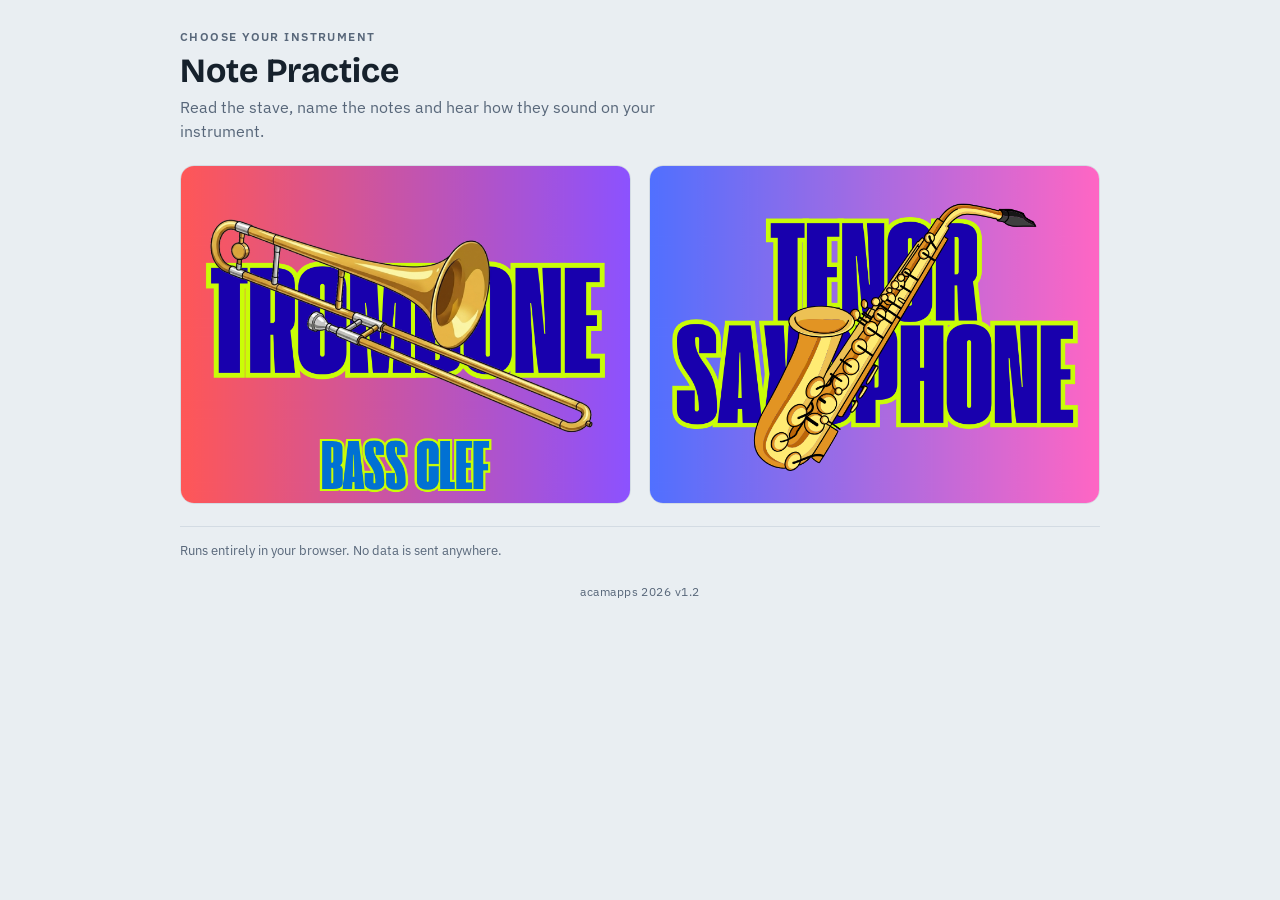
<file: index.html>
<!doctype html>
<html lang="en-GB">
<head>
<meta charset="utf-8">
<meta name="viewport" content="width=device-width, initial-scale=1, viewport-fit=cover">
<title>Note Practice</title>
<link rel="icon" href="favicon.svg" type="image/svg+xml">
<link rel="apple-touch-icon" href="apple-touch-icon.png">
<link rel="manifest" href="manifest.webmanifest">
<meta name="apple-mobile-web-app-capable" content="yes">
<meta name="mobile-web-app-capable" content="yes">
<meta name="apple-mobile-web-app-title" content="Note Practice">
<link rel="preconnect" href="https://fonts.googleapis.com">
<link rel="preconnect" href="https://fonts.gstatic.com" crossorigin>
<link rel="stylesheet" href="https://fonts.googleapis.com/css2?family=Bricolage+Grotesque:wght@600;700&family=IBM+Plex+Sans:wght@400;500;600&display=swap" media="print" onload="this.media='all'">
<noscript><link rel="stylesheet" href="https://fonts.googleapis.com/css2?family=Bricolage+Grotesque:wght@600;700&family=IBM+Plex+Sans:wght@400;500;600&display=swap"></noscript>
<link rel="stylesheet" href="style.css">
</head>
<body>
<div class="wrap wide">
  <header>
    <div class="eyebrow">Choose your instrument</div>
    <h1>Note Practice</h1>
    <p>Read the stave, name the notes and hear how they sound on your instrument.</p>
  </header>

  <nav id="instruments" class="picker" aria-label="Instruments"></nav>

  <footer>Runs entirely in your browser. No data is sent anywhere.</footer>
</div>

<script src="common.js"></script>
<script src="instruments.js"></script>
<script>
/* One picture card per instrument in instruments.js. The card is only the picture, which comes from the
   instrument's "image" setting. If there is no image, or the file cannot be loaded, a drawn stave with the
   instrument's name is shown instead, so the card is never blank. */
(function () {
  var list = document.getElementById("instruments");

  function plain(art, inst) {
    var d = inst.demo.trainer;
    art.className = "pick-art plain";
    art.innerHTML = '<svg class="stave" aria-hidden="true"></svg>' +
      '<div class="pick-name">' + (inst.emoji ? inst.emoji + " " : "") + inst.name + "</div>";
    TN.mini(art.querySelector("svg"), inst, d, d[0] + TN.accSymbol(d[1]));
  }

  TN.INSTRUMENT_ORDER.forEach(function (id) {
    var inst = TN.INSTRUMENTS[id];
    var a = document.createElement("a");
    a.className = "pick";
    a.href = "instrument.html?i=" + id;
    a.title = inst.name;

    var art = document.createElement("div");
    art.className = "pick-art";
    if (inst.image) {
      var img = document.createElement("img");
      img.alt = inst.name;                            // the card has no text, so this names the link
      img.decoding = "async";
      if (inst.imageFocus) img.style.objectPosition = inst.imageFocus;
      img.addEventListener("error", function () { plain(art, inst); });
      img.src = inst.image;
      art.appendChild(img);
    } else {
      plain(art, inst);
    }
    a.appendChild(art);
    list.appendChild(a);
  });
})();
</script>
</body>
</html>
</file>
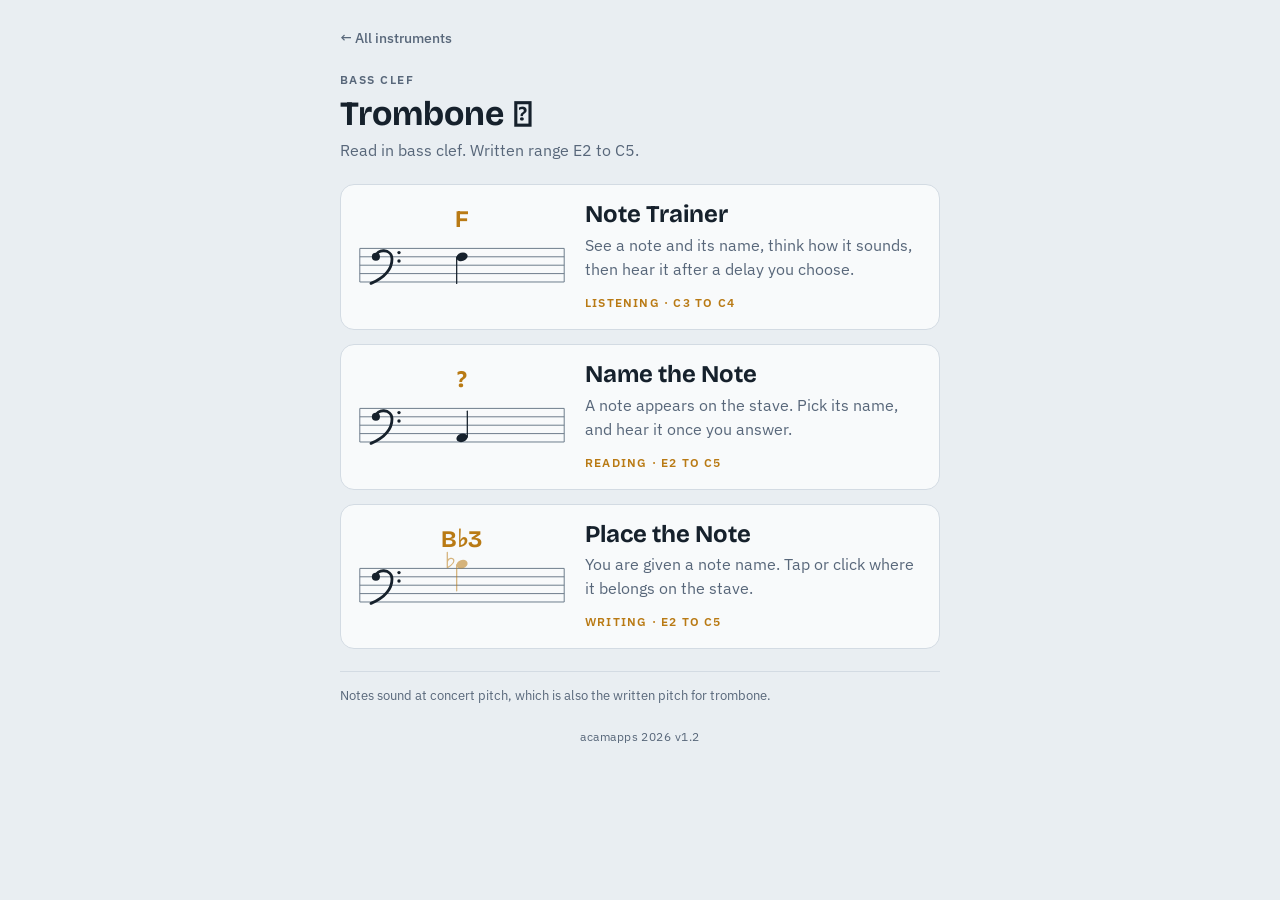
<file: instrument.html>
<!doctype html>
<html lang="en-GB">
<head>
<meta charset="utf-8">
<meta name="viewport" content="width=device-width, initial-scale=1, viewport-fit=cover">
<title>Note Practice</title>
<link rel="icon" href="favicon.svg" type="image/svg+xml">
<link rel="apple-touch-icon" href="apple-touch-icon.png">
<link rel="manifest" href="manifest.webmanifest">
<meta name="apple-mobile-web-app-capable" content="yes">
<meta name="mobile-web-app-capable" content="yes">
<meta name="apple-mobile-web-app-title" content="Note Practice">
<link rel="preconnect" href="https://fonts.googleapis.com">
<link rel="preconnect" href="https://fonts.gstatic.com" crossorigin>
<link rel="stylesheet" href="https://fonts.googleapis.com/css2?family=Bricolage+Grotesque:wght@600;700&family=IBM+Plex+Sans:wght@400;500;600&display=swap" media="print" onload="this.media='all'">
<noscript><link rel="stylesheet" href="https://fonts.googleapis.com/css2?family=Bricolage+Grotesque:wght@600;700&family=IBM+Plex+Sans:wght@400;500;600&display=swap"></noscript>
<link rel="stylesheet" href="style.css">
</head>
<body>
<div class="wrap">
  <a class="back" href="index.html">&larr; All instruments</a>
  <header>
    <div id="eyebrow" class="eyebrow"></div>
    <h1 id="title">Note Practice</h1>
    <p id="blurb"></p>
  </header>

  <nav id="activities" class="menu" aria-label="Activities"></nav>

  <footer id="footnote"></footer>
</div>

<script src="common.js"></script>
<script src="instruments.js"></script>
<script>
(function () {
  var inst = TN.getInstrument();
  var q = "?i=" + inst.id;
  document.title = inst.name + " · Note Practice";
  document.getElementById("eyebrow").textContent = inst.clef + " clef";
  document.getElementById("title").textContent = inst.name;
  document.getElementById("blurb").textContent = inst.blurb;
  document.getElementById("footnote").textContent = inst.soundNote;

  var full = inst.ranges.full.short, trainer = inst.ranges[inst.trainerRange].short;
  var acts = [
    { href: "note-trainer.html", title: "Note Trainer",
      text: "See a note and its name, think how it sounds, then hear it after a delay you choose.",
      meta: "Listening · " + trainer, demo: inst.demo.trainer, withOct: false, label: null },
    { href: "name-the-note.html", title: "Name the Note",
      text: "A note appears on the stave. Pick its name, and hear it once you answer.",
      meta: "Reading · " + full, demo: inst.demo.name, withOct: false, label: "?" },
    { href: "place-the-note.html", title: "Place the Note",
      text: "You are given a note name. Tap or click where it belongs on the stave.",
      meta: "Writing · " + full, demo: inst.demo.place, withOct: true, label: null, cls: "ghost" }
  ];

  var nav = document.getElementById("activities");
  acts.forEach(function (a) {
    var el = document.createElement("a");
    el.className = "tile";
    el.href = a.href + q;
    el.innerHTML =
      '<svg class="stave" aria-hidden="true"></svg>' +
      "<div><h2>" + a.title + "</h2><p>" + a.text + '</p><span class="tile-meta">' + a.meta + "</span></div>";
    nav.appendChild(el);
    var d = a.demo;
    var label = a.label || (d[0] + TN.accSymbol(d[1]) + (a.withOct ? d[2] : ""));
    TN.mini(el.querySelector("svg"), inst, d, label, a.cls);
  });
})();
</script>
</body>
</html>
</file>
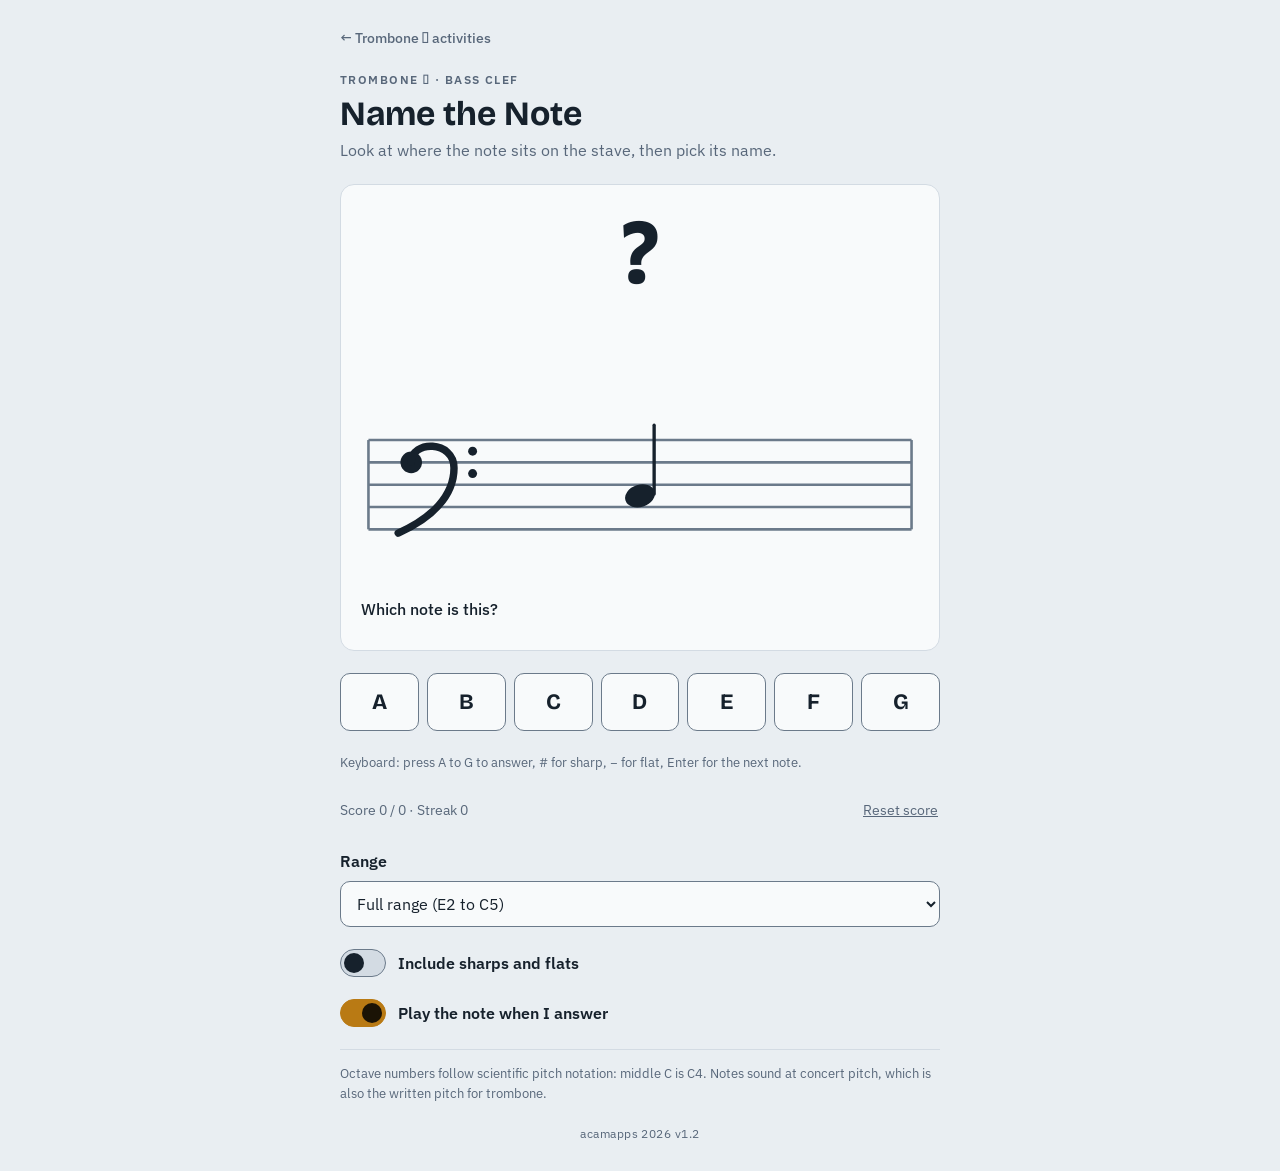
<file: name-the-note.html>
<!doctype html>
<html lang="en-GB">
<head>
<meta charset="utf-8">
<meta name="viewport" content="width=device-width, initial-scale=1, viewport-fit=cover">
<title>Name the Note</title>
<link rel="icon" href="favicon.svg" type="image/svg+xml">
<link rel="apple-touch-icon" href="apple-touch-icon.png">
<link rel="manifest" href="manifest.webmanifest">
<meta name="apple-mobile-web-app-capable" content="yes">
<meta name="mobile-web-app-capable" content="yes">
<meta name="apple-mobile-web-app-title" content="Note Practice">
<link rel="preconnect" href="https://fonts.googleapis.com">
<link rel="preconnect" href="https://fonts.gstatic.com" crossorigin>
<link rel="stylesheet" href="https://fonts.googleapis.com/css2?family=Bricolage+Grotesque:wght@600;700&family=IBM+Plex+Sans:wght@400;500;600&display=swap" media="print" onload="this.media='all'">
<noscript><link rel="stylesheet" href="https://fonts.googleapis.com/css2?family=Bricolage+Grotesque:wght@600;700&family=IBM+Plex+Sans:wght@400;500;600&display=swap"></noscript>
<link rel="stylesheet" href="style.css">
</head>
<body>
<div class="wrap">
  <a id="back" class="back" href="instrument.html">&larr; Activities</a>
  <header>
    <div id="eyebrow" class="eyebrow"></div>
    <h1>Name the Note</h1>
    <p>Look at where the note sits on the stave, then pick its name.</p>
  </header>

  <section class="card" aria-label="Practice note">
    <div id="noteName" class="note-name">?</div>
    <svg id="stave" class="stave" role="img" aria-label="Bass clef stave showing a note to name"></svg>
    <div class="status" aria-live="polite">
      <span id="msg" class="msg">Which note is this?</span>
      <button id="next" class="alt-btn" type="button" hidden>Next note</button>
    </div>
  </section>

  <section class="controls" aria-label="Answer">
    <div class="field" id="accField" hidden>
      <div class="field-head"><span class="label" id="accLabel">Sharp or flat?</span></div>
      <div class="seg" role="group" aria-labelledby="accLabel">
        <button type="button" data-acc="" aria-pressed="true" aria-label="Natural">&#9838;</button>
        <button type="button" data-acc="#" aria-pressed="false" aria-label="Sharp">&#9839;</button>
        <button type="button" data-acc="b" aria-pressed="false" aria-label="Flat">&#9837;</button>
      </div>
    </div>

    <div id="letters" class="letters" role="group" aria-label="Note name">
      <button type="button" data-letter="A">A</button>
      <button type="button" data-letter="B">B</button>
      <button type="button" data-letter="C">C</button>
      <button type="button" data-letter="D">D</button>
      <button type="button" data-letter="E">E</button>
      <button type="button" data-letter="F">F</button>
      <button type="button" data-letter="G">G</button>
    </div>
    <p class="hint">Keyboard: press A to G to answer, # for sharp, &minus; for flat, Enter for the next note.</p>

    <div class="scorebar">
      <span id="score">Score 0 / 0 &middot; Streak 0</span>
      <button id="reset" class="link-btn" type="button">Reset score</button>
    </div>
  </section>

  <section class="controls" aria-label="Settings">
    <div class="field">
      <div class="field-head"><label for="range">Range</label></div>
      <select id="range"></select>
    </div>
    <label class="switch" for="accidentals">
      <input id="accidentals" type="checkbox" role="switch">
      <span class="track" aria-hidden="true"></span>
      <span>Include sharps and flats</span>
    </label>
    <label class="switch" for="sound">
      <input id="sound" type="checkbox" role="switch" checked>
      <span class="track" aria-hidden="true"></span>
      <span>Play the note when I answer</span>
    </label>
  </section>

  <footer id="footnote"></footer>
</div>

<script src="common.js"></script>
<script src="instruments.js"></script>
<script src="name-the-note.js"></script>
</body>
</html>
</file>
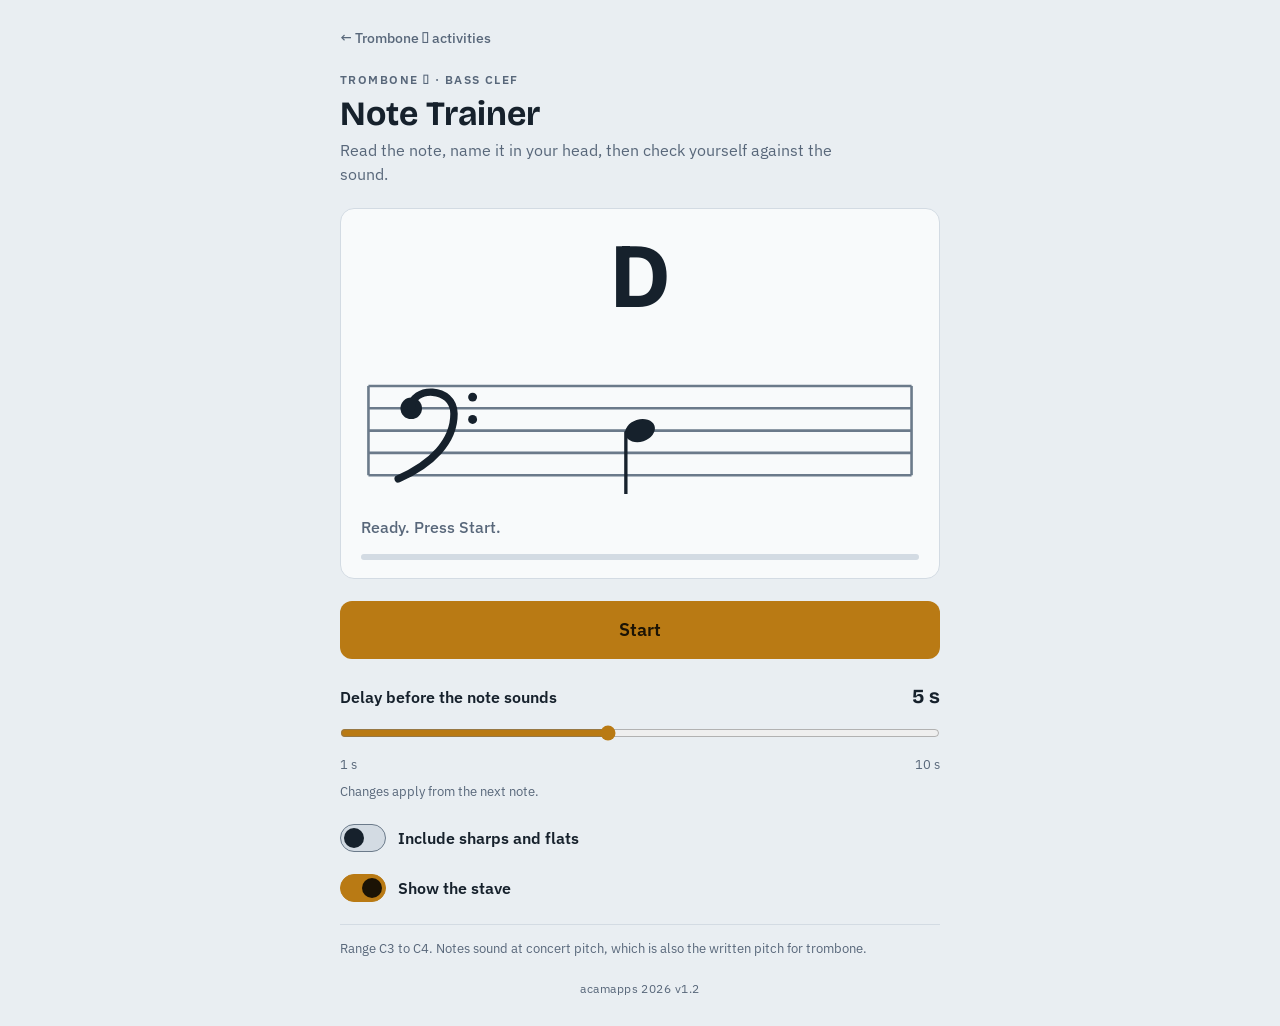
<file: note-trainer.html>
<!doctype html>
<html lang="en-GB">
<head>
<meta charset="utf-8">
<meta name="viewport" content="width=device-width, initial-scale=1, viewport-fit=cover">
<title>Note Trainer</title>
<link rel="icon" href="favicon.svg" type="image/svg+xml">
<link rel="apple-touch-icon" href="apple-touch-icon.png">
<link rel="manifest" href="manifest.webmanifest">
<meta name="apple-mobile-web-app-capable" content="yes">
<meta name="mobile-web-app-capable" content="yes">
<meta name="apple-mobile-web-app-title" content="Note Practice">
<link rel="preconnect" href="https://fonts.googleapis.com">
<link rel="preconnect" href="https://fonts.gstatic.com" crossorigin>
<link rel="stylesheet" href="https://fonts.googleapis.com/css2?family=Bricolage+Grotesque:wght@600;700&family=IBM+Plex+Sans:wght@400;500;600&display=swap" media="print" onload="this.media='all'">
<noscript><link rel="stylesheet" href="https://fonts.googleapis.com/css2?family=Bricolage+Grotesque:wght@600;700&family=IBM+Plex+Sans:wght@400;500;600&display=swap"></noscript>
<link rel="stylesheet" href="style.css">
</head>
<body>
<div class="wrap">
  <a id="back" class="back" href="instrument.html">&larr; Activities</a>
  <header>
    <div id="eyebrow" class="eyebrow"></div>
    <h1>Note Trainer</h1>
    <p>Read the note, name it in your head, then check yourself against the sound.</p>
  </header>

  <section class="card" aria-label="Practice note">
    <div id="noteName" class="note-name" role="status" aria-live="polite">F</div>
    <svg id="stave" class="stave" role="img" aria-label="Bass clef stave showing the current note"></svg>
    <div class="status">
      <span id="stateText" class="state">Ready. Press Start.</span>
      <span id="count" class="count" hidden>5</span>
    </div>
    <div class="bar" aria-hidden="true"><div id="barFill" class="bar-fill"></div></div>
  </section>

  <section class="controls" aria-label="Controls">
    <button id="startBtn" class="go" type="button">Start</button>

    <div class="field">
      <div class="field-head">
        <label for="delay">Delay before the note sounds</label>
        <output id="delayOut" for="delay">5 s</output>
      </div>
      <input id="delay" type="range" min="1" max="10" step="1" value="5">
      <div class="ends"><span>1 s</span><span>10 s</span></div>
      <p class="hint">Changes apply from the next note.</p>
    </div>

    <label class="switch" for="accidentals">
      <input id="accidentals" type="checkbox" role="switch">
      <span class="track" aria-hidden="true"></span>
      <span>Include sharps and flats</span>
    </label>

    <label class="switch" for="showStave">
      <input id="showStave" type="checkbox" role="switch" checked>
      <span class="track" aria-hidden="true"></span>
      <span>Show the stave</span>
    </label>
  </section>

  <footer id="footnote"></footer>
</div>

<script src="common.js"></script>
<script src="instruments.js"></script>
<script src="note-trainer.js"></script>
</body>
</html>
</file>
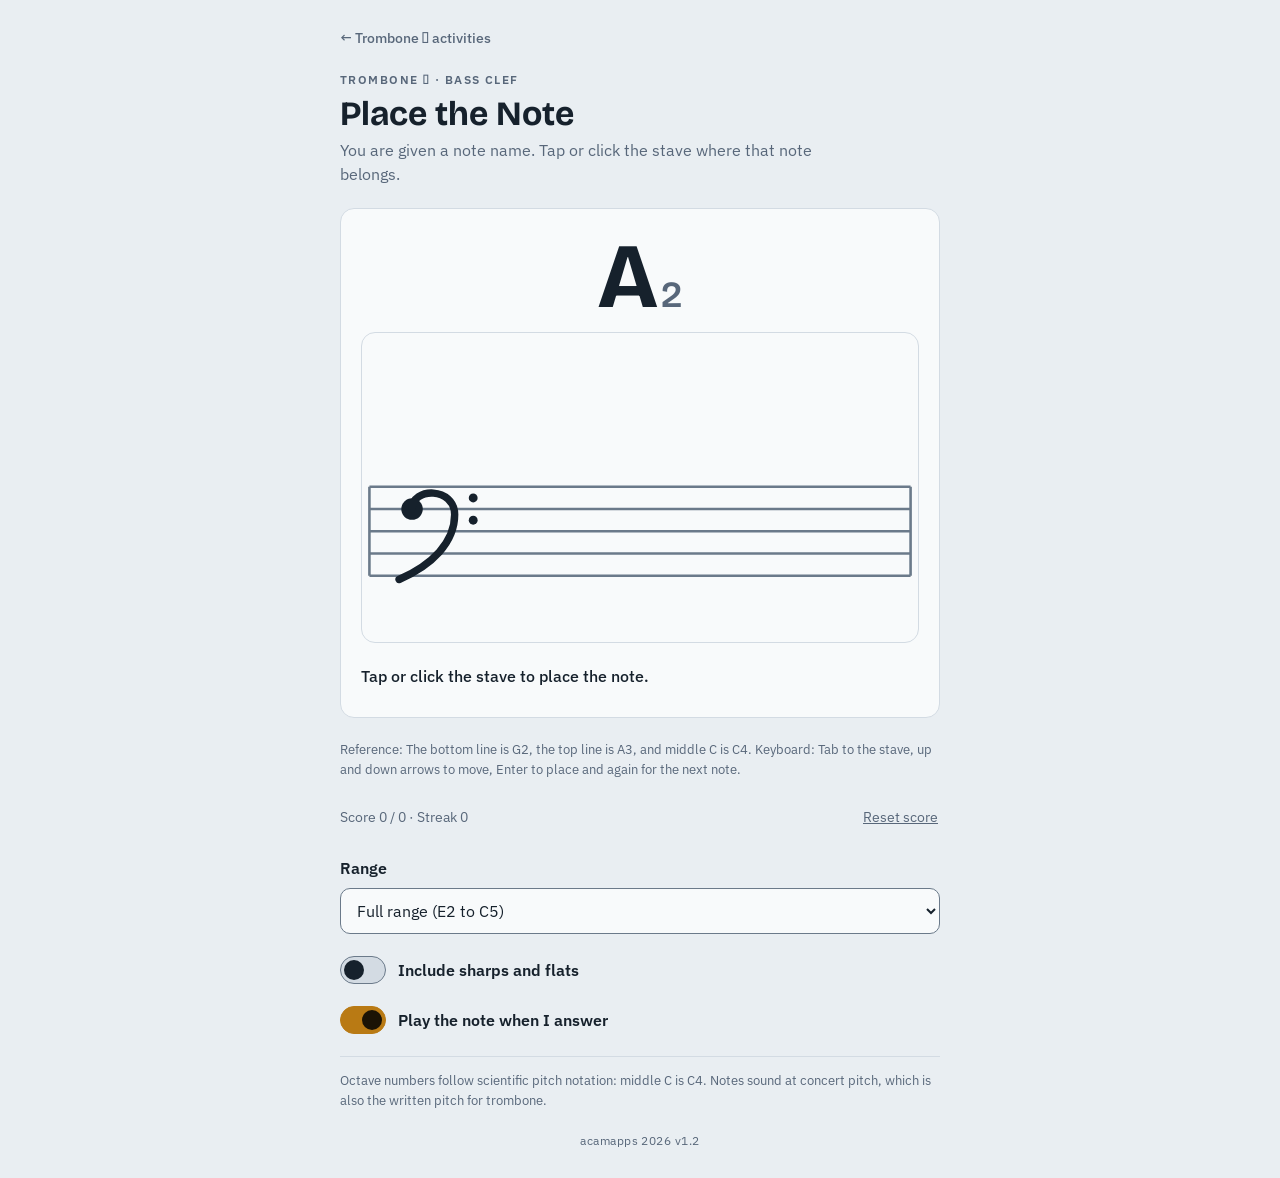
<file: place-the-note.html>
<!doctype html>
<html lang="en-GB">
<head>
<meta charset="utf-8">
<meta name="viewport" content="width=device-width, initial-scale=1, viewport-fit=cover">
<title>Place the Note</title>
<link rel="icon" href="favicon.svg" type="image/svg+xml">
<link rel="apple-touch-icon" href="apple-touch-icon.png">
<link rel="manifest" href="manifest.webmanifest">
<meta name="apple-mobile-web-app-capable" content="yes">
<meta name="mobile-web-app-capable" content="yes">
<meta name="apple-mobile-web-app-title" content="Note Practice">
<link rel="preconnect" href="https://fonts.googleapis.com">
<link rel="preconnect" href="https://fonts.gstatic.com" crossorigin>
<link rel="stylesheet" href="https://fonts.googleapis.com/css2?family=Bricolage+Grotesque:wght@600;700&family=IBM+Plex+Sans:wght@400;500;600&display=swap" media="print" onload="this.media='all'">
<noscript><link rel="stylesheet" href="https://fonts.googleapis.com/css2?family=Bricolage+Grotesque:wght@600;700&family=IBM+Plex+Sans:wght@400;500;600&display=swap"></noscript>
<link rel="stylesheet" href="style.css">
</head>
<body>
<div class="wrap">
  <a id="back" class="back" href="instrument.html">&larr; Activities</a>
  <header>
    <div id="eyebrow" class="eyebrow"></div>
    <h1>Place the Note</h1>
    <p>You are given a note name. Tap or click the stave where that note belongs.</p>
  </header>

  <section class="card" aria-label="Practice note">
    <div id="noteName" class="note-name" role="status" aria-live="polite">B&#9837;<span class="oct">3</span></div>
    <svg id="stave" class="stave pick" tabindex="0" role="application"
         aria-label="Bass clef stave. Use the up and down arrow keys to choose a pitch, then press Enter to place the note."></svg>
    <div class="status" aria-live="polite">
      <span id="msg" class="msg">Tap or click the stave to place the note.</span>
      <button id="next" class="alt-btn" type="button" hidden>Next note</button>
    </div>
  </section>
  <div id="sr" class="sr" aria-live="polite"></div>

  <section class="controls" aria-label="Answer">
    <div class="field" id="accField" hidden>
      <div class="field-head"><span class="label" id="accLabel">Sharp or flat? Choose before you place the note.</span></div>
      <div class="seg" role="group" aria-labelledby="accLabel">
        <button type="button" data-acc="" aria-pressed="true" aria-label="Natural">&#9838;</button>
        <button type="button" data-acc="#" aria-pressed="false" aria-label="Sharp">&#9839;</button>
        <button type="button" data-acc="b" aria-pressed="false" aria-label="Flat">&#9837;</button>
      </div>
    </div>
    <p id="hint" class="hint"></p>

    <div class="scorebar">
      <span id="score">Score 0 / 0 &middot; Streak 0</span>
      <button id="reset" class="link-btn" type="button">Reset score</button>
    </div>
  </section>

  <section class="controls" aria-label="Settings">
    <div class="field">
      <div class="field-head"><label for="range">Range</label></div>
      <select id="range"></select>
    </div>
    <label class="switch" for="accidentals">
      <input id="accidentals" type="checkbox" role="switch">
      <span class="track" aria-hidden="true"></span>
      <span>Include sharps and flats</span>
    </label>
    <label class="switch" for="sound">
      <input id="sound" type="checkbox" role="switch" checked>
      <span class="track" aria-hidden="true"></span>
      <span>Play the note when I answer</span>
    </label>
  </section>

  <footer id="footnote"></footer>
</div>

<script src="common.js"></script>
<script src="instruments.js"></script>
<script src="place-the-note.js"></script>
</body>
</html>
</file>
<file: style.css>
/* Trombone Note Practice: shared styles for every page. */
:root {
  color-scheme: light;
  --bg: #E9EEF2;
  --card: #F8FAFB;
  --ink: #16212C;
  --muted: #58677A;
  --staff: #6B7A8A;
  --rule: #D3DBE3;
  --accent: #B97A14;
  --on-accent: #1B1305;
  --good: #1D7B4C;
  --bad: #B6382E;
  --font-display: "Bricolage Grotesque", "Helvetica Neue", Arial, sans-serif;
  --font-body: "IBM Plex Sans", system-ui, -apple-system, "Segoe UI", sans-serif;
  --font-symbol: "Segoe UI Symbol", "Apple Symbols", "Noto Sans Symbols 2", "DejaVu Sans", sans-serif;
}
@media (prefers-color-scheme: dark) {
  :root {
    color-scheme: dark;
    --bg: #0E151D;
    --card: #16212C;
    --ink: #E9EEF3;
    --muted: #9AA9B8;
    --staff: #7F91A3;
    --rule: #27364A;
    --accent: #E7AE45;
    --good: #5FD39A;
    --bad: #FF8F80;
  }
}

* { box-sizing: border-box; }
[hidden] { display: none !important; }
body {
  margin: 0;
  background: var(--bg);
  color: var(--ink);
  font-family: var(--font-body);
  font-size: 16px;
  line-height: 1.5;
  padding-block: 28px;
  padding-left: max(16px, env(safe-area-inset-left, 0px));
  padding-right: max(16px, env(safe-area-inset-right, 0px));
}
.wrap { max-width: 600px; margin: 0 auto; display: flex; flex-direction: column; gap: 22px; }
.sr { position: absolute; width: 1px; height: 1px; overflow: hidden; clip: rect(0 0 0 0); white-space: nowrap; }
:focus-visible { outline: 3px solid var(--accent); outline-offset: 3px; }

.back { align-self: flex-start; color: var(--muted); text-decoration: none; font-weight: 500; font-size: 14px; }
.back:hover { color: var(--ink); text-decoration: underline; }

header { display: flex; flex-direction: column; gap: 6px; }
.eyebrow { font-size: 12px; font-weight: 600; letter-spacing: 0.12em; text-transform: uppercase; color: var(--muted); }
h1 { margin: 0; font-family: var(--font-display); font-weight: 700; font-size: clamp(26px, 6vw, 34px); line-height: 1.1; text-wrap: balance; }
header p { margin: 0; color: var(--muted); max-width: 52ch; }

/* ----- practice card ----- */
.card {
  background: var(--card);
  border: 1px solid var(--rule);
  border-radius: 14px;
  padding: 22px 20px 18px;
  display: flex;
  flex-direction: column;
  gap: 4px;
}
.note-name {
  font-family: var(--font-display);
  font-weight: 700;
  font-size: clamp(60px, 15vw, 92px);
  line-height: 1;
  text-align: center;
  min-height: 1.05em;
}
.note-name .acc { font-family: var(--font-symbol); font-weight: 400; font-size: 0.6em; vertical-align: 0.3em; margin-left: 0.04em; }
.note-name .oct { font-size: 0.4em; font-weight: 600; color: var(--muted); margin-left: 0.08em; }

.stave { display: block; width: 100%; height: auto; }
.stave.off { display: none; }
.stave .line { stroke: var(--staff); stroke-width: 1.4; }
.stave .ledger { stroke: var(--staff); stroke-width: 1.6; stroke-linecap: round; }
.stave .clef-stroke { stroke: var(--ink); fill: none; stroke-width: 4; stroke-linecap: round; }
.stave .clef-fill { fill: var(--ink); }
.stave .note { --c: var(--ink); }
.stave .note .nh { fill: var(--c); }
.stave .note .stem, .stave .note .accm { stroke: var(--c); }
.stave .stem { stroke-width: 1.8; stroke-linecap: round; }
.stave .accm { fill: none; stroke-linecap: round; stroke-linejoin: round; }
.stave .note.hot, .stave.sounding .note { --c: var(--accent); }
.stave .note.good { --c: var(--good); }
.stave .note.bad { --c: var(--bad); }
.stave .note.ghost { --c: var(--accent); opacity: 0.55; }
.stave .note.fade { animation: appear 0.25s ease-out; }
.stave.pick { touch-action: none; cursor: pointer; -webkit-tap-highlight-color: transparent; }
.stave:focus-visible { outline-offset: 4px; border-radius: 8px; }
.stave.pick:focus:not(:focus-visible) { outline: none; }
@keyframes appear { from { opacity: 0; } to { opacity: 1; } }

.status { display: flex; align-items: center; justify-content: space-between; gap: 12px; padding-top: 6px; min-height: 52px; }
.state, .msg { font-weight: 500; color: var(--muted); }
.msg { color: var(--ink); }
.msg.good { color: var(--good); }
.msg.bad { color: var(--bad); }
.count { font-family: var(--font-display); font-weight: 700; font-size: 30px; line-height: 1; font-variant-numeric: tabular-nums; }
.bar { height: 6px; border-radius: 3px; background: var(--rule); overflow: hidden; }
.bar-fill { height: 100%; width: 0%; background: var(--accent); border-radius: 3px; }
.hint { margin: 0; font-size: 13px; color: var(--muted); }

/* ----- controls ----- */
.controls { display: flex; flex-direction: column; gap: 22px; }
.go {
  appearance: none; border: 0; cursor: pointer;
  font: 600 18px/1 var(--font-body);
  height: 58px; border-radius: 12px;
  background: var(--accent); color: var(--on-accent);
}
.go.running { background: var(--ink); color: var(--bg); }
.go:hover { filter: brightness(1.06); }
.alt-btn {
  appearance: none; cursor: pointer; flex: none;
  font: 600 16px/1 var(--font-body);
  height: 44px; padding: 0 18px; border-radius: 10px;
  border: 1px solid var(--ink); background: transparent; color: var(--ink);
}
.alt-btn:hover { background: var(--ink); color: var(--bg); }
.link-btn { appearance: none; border: 0; background: none; color: var(--muted); font: inherit; text-decoration: underline; cursor: pointer; padding: 6px 2px; }
.link-btn:hover { color: var(--ink); }

.field { display: flex; flex-direction: column; gap: 8px; }
.field-head { display: flex; justify-content: space-between; align-items: baseline; gap: 12px; }
.field-head label, .field-head .label { font-weight: 600; }
.field-head output { font-family: var(--font-display); font-weight: 700; font-size: 20px; font-variant-numeric: tabular-nums; }
input[type="range"] { width: 100%; accent-color: var(--accent); margin: 0; height: 28px; }
.ends { display: flex; justify-content: space-between; font-size: 13px; color: var(--muted); }
select {
  font: inherit; width: 100%; height: 46px; padding: 0 12px;
  border: 1px solid var(--staff); border-radius: 10px;
  background: var(--card); color: var(--ink);
}

.seg { display: flex; gap: 8px; }
.seg button {
  flex: 1; height: 48px; border-radius: 10px; cursor: pointer;
  border: 1px solid var(--staff); background: var(--card); color: var(--ink);
  font: 400 24px/1 var(--font-symbol);
}
.seg button[aria-pressed="true"] { background: var(--ink); color: var(--bg); border-color: var(--ink); }

.letters { display: grid; grid-template-columns: repeat(7, minmax(0, 1fr)); gap: 8px; }
.letters button {
  height: 58px; border-radius: 10px; cursor: pointer;
  border: 1px solid var(--staff); background: var(--card); color: var(--ink);
  font: 700 22px/1 var(--font-display);
}
.letters button:hover { border-color: var(--accent); }
.letters button:active { background: var(--accent); color: var(--on-accent); }
.letters.locked button { opacity: 0.45; cursor: default; }

.scorebar { display: flex; justify-content: space-between; align-items: center; gap: 12px; color: var(--muted); font-size: 14px; font-variant-numeric: tabular-nums; }

.switch { position: relative; display: flex; align-items: center; gap: 12px; cursor: pointer; font-weight: 600; }
.switch input { position: absolute; opacity: 0; width: 1px; height: 1px; }
.switch .track { width: 46px; height: 28px; border-radius: 14px; background: var(--rule); border: 1px solid var(--staff); position: relative; flex: none; transition: background 0.15s; }
.switch .track::after { content: ""; position: absolute; top: 3px; left: 3px; width: 20px; height: 20px; border-radius: 50%; background: var(--ink); transition: transform 0.15s; }
.switch input:checked + .track { background: var(--accent); border-color: var(--accent); }
.switch input:checked + .track::after { transform: translateX(18px); background: var(--on-accent); }
.switch input:focus-visible + .track { outline: 3px solid var(--accent); outline-offset: 3px; }

footer { font-size: 13px; color: var(--muted); border-top: 1px solid var(--rule); padding-top: 14px; }

/* ----- menu ----- */
.menu { display: flex; flex-direction: column; gap: 14px; }
.tile {
  display: grid; grid-template-columns: minmax(0, 210px) minmax(0, 1fr); gap: 18px; align-items: center;
  padding: 16px; border: 1px solid var(--rule); border-radius: 14px;
  background: var(--card); color: inherit; text-decoration: none;
}
.tile:hover { border-color: var(--accent); }
.tile h2 { margin: 0 0 4px; font-family: var(--font-display); font-weight: 700; font-size: 24px; line-height: 1.15; }
.tile p { margin: 0 0 8px; color: var(--muted); }
.tile-meta { font-size: 12px; font-weight: 600; letter-spacing: 0.1em; text-transform: uppercase; color: var(--accent); }
.mini-label { font: 700 34px var(--font-display); fill: var(--accent); text-anchor: middle; }
@media (max-width: 480px) {
  .tile { grid-template-columns: minmax(0, 1fr); gap: 10px; }
}

@media (prefers-reduced-motion: reduce) {
  .stave .note.fade { animation: none; }
  .switch .track, .switch .track::after { transition: none; }
}

/* ----- instrument picker (home page) ----- */
.wrap.wide { max-width: 920px; }
.picker { display: grid; grid-template-columns: repeat(auto-fit, minmax(min(100%, 280px), 1fr)); gap: 18px; }
.pick {
  display: flex; flex-direction: column; overflow: hidden;
  background: var(--card); border: 1px solid var(--rule); border-radius: 14px;
  color: inherit; text-decoration: none;
}
.pick:hover { border-color: var(--accent); }
.pick-art { aspect-ratio: 4 / 3; background: #1B2B3A; overflow: hidden; }
.pick-art img { display: block; width: 100%; height: 100%; object-fit: cover; transition: transform 0.35s ease; }
.pick:hover .pick-art img, .pick:focus-visible .pick-art img { transform: scale(1.04); }
.pick-art.plain { display: grid; place-items: center; align-content: center; gap: 12px; background: var(--card); }
.pick-art.plain .stave { width: 78%; }
.pick-name { font-family: var(--font-display); font-weight: 700; font-size: 26px; line-height: 1.15; text-align: center; padding: 0 12px; }
.pick-body { display: flex; flex-direction: column; flex: 1; gap: 6px; padding: 16px 18px 18px; }
.pick-body h2 { margin: 0; font-family: var(--font-display); font-weight: 700; font-size: 26px; line-height: 1.15; }
.pick-body p { margin: 0; color: var(--muted); }
.pick-meta { display: flex; justify-content: space-between; align-items: center; gap: 12px; margin-top: auto; padding-top: 6px; font-size: 12px; font-weight: 600; letter-spacing: 0.1em; text-transform: uppercase; color: var(--muted); }
.pick-go { color: var(--accent); }
@media (prefers-reduced-motion: reduce) {
  .pick-art img { transition: none; }
  .pick:hover .pick-art img, .pick:focus-visible .pick-art img { transform: none; }
}

/* ----- credit line ----- */
.credit { font-size: 12px; letter-spacing: 0.04em; text-align: center; color: var(--muted); }
</file>
